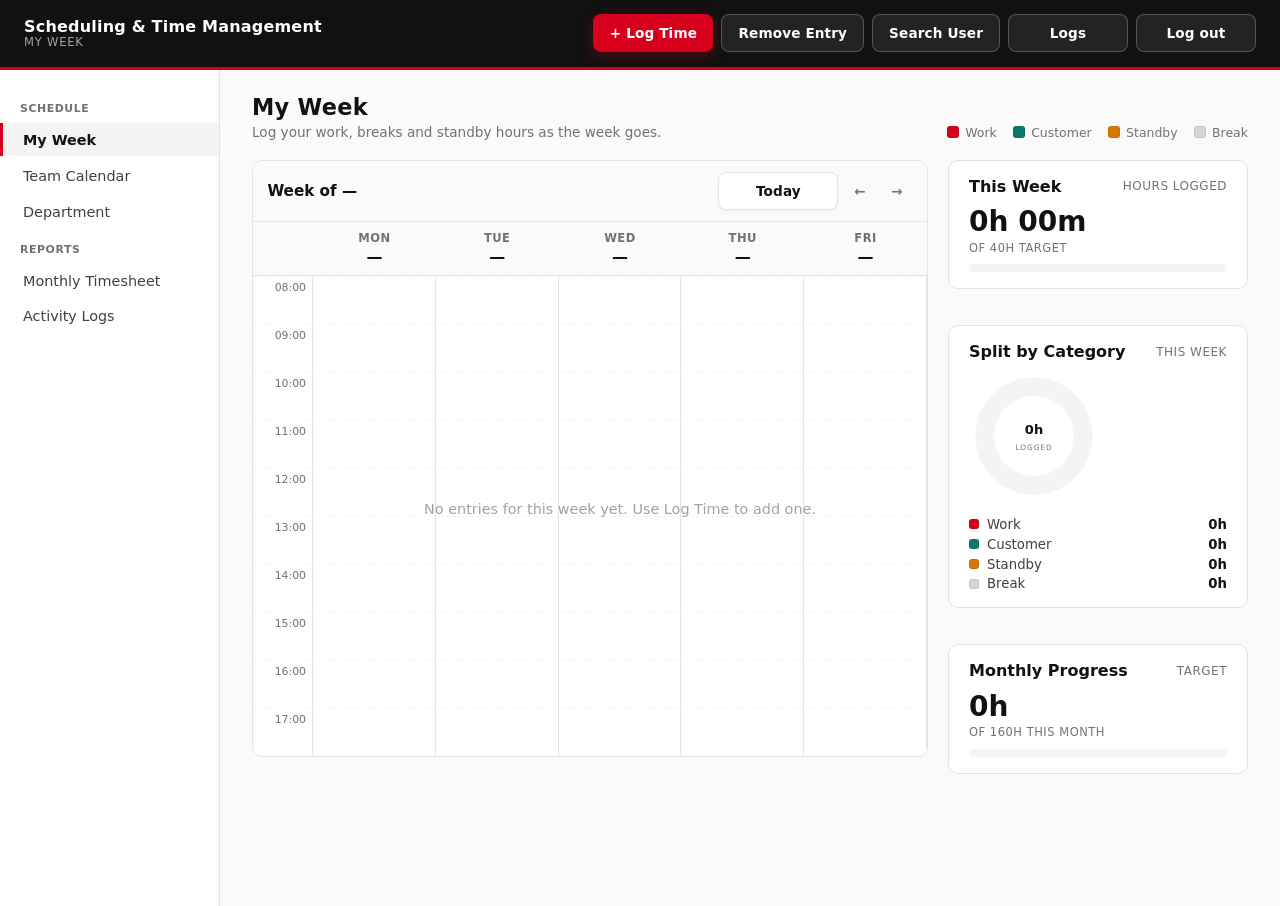
<file: index.html>
﻿<!DOCTYPE html>
<html lang="en">
<head>
    <meta charset="UTF-8">
    <meta name="viewport" content="width=device-width, initial-scale=1.0">
    <title>My Week — Scheduling and Time Management</title>
    <link rel="stylesheet" href="style.css">
</head>
<body>
    <header class="app-header">
        <div class="header-left">
            <span class="brand-text">
                <span class="brand">Scheduling &amp; Time Management</span>
                <span class="header-sub">My Week</span>
            </span>
        </div>
        <div class="header-actions">
            <button id="btn-add" class="btn btn-primary" type="button">+ Log Time</button>
            <button id="btn-remove" class="btn btn-outline" type="button">Remove Entry</button>
            <button id="btn-search" class="btn btn-outline" type="button">Search User</button>
            <a href="logs.html" class="btn btn-outline">Logs</a>
            <form method="post" action="/auth/auth.php" class="logout-form" style="margin:0;">
                <input type="hidden" name="action" value="logout">
                <button type="submit" class="btn btn-outline">Log out</button>
            </form>
        </div>
    </header>

    <div class="app-shell">
        <nav class="sidebar" aria-label="Primary">
            <span class="sidebar-group-label">Schedule</span>
            <a class="nav-link active" href="index.html">My Week</a>
            <a class="nav-link" href="team.html">Team Calendar</a>
            <a class="nav-link" href="department.html">Department</a>
            <span class="sidebar-group-label">Reports</span>
            <a class="nav-link" href="timesheet.html">Monthly Timesheet</a>
            <a class="nav-link" href="logs.html">Activity Logs</a>
        </nav>

        <main class="content">
            <div class="page-head">
                <div class="page-title">
                    <h1>My Week</h1>
                    <p class="page-sub">Log your work, breaks and standby hours as the week goes.</p>
                </div>
                <div class="page-tools legend" aria-label="Entry types">
                    <span class="legend-item"><span class="swatch work"></span>Work</span>
                    <span class="legend-item"><span class="swatch customer"></span>Customer</span>
                    <span class="legend-item"><span class="swatch standby"></span>Standby</span>
                    <span class="legend-item"><span class="swatch break"></span>Break</span>
                </div>
            </div>

            <div class="week-layout">
                <section class="week-grid-wrap" aria-label="Weekly calendar">
                    <div class="week-toolbar">
                        <div class="week-range">Week of —</div>
                        <div class="week-nav">
                            <button class="btn btn-outline" type="button">Today</button>
                            <button class="btn btn-ghost" type="button" aria-label="Previous week">&larr;</button>
                            <button class="btn btn-ghost" type="button" aria-label="Next week">&rarr;</button>
                        </div>
                    </div>

                    <div class="week-grid" role="grid">
                        <div class="wg-head" aria-hidden="true"></div>
                        <div class="wg-head"><span>Mon</span><span class="d-num">—</span></div>
                        <div class="wg-head"><span>Tue</span><span class="d-num">—</span></div>
                        <div class="wg-head"><span>Wed</span><span class="d-num">—</span></div>
                        <div class="wg-head"><span>Thu</span><span class="d-num">—</span></div>
                        <div class="wg-head"><span>Fri</span><span class="d-num">—</span></div>

                        <!-- Hour rows: 08:00 to 18:00 -->
                        <div class="wg-hour">08:00</div>
                        <div class="wg-cell"></div><div class="wg-cell"></div><div class="wg-cell"></div><div class="wg-cell"></div><div class="wg-cell"></div>

                        <div class="wg-hour">09:00</div>
                        <div class="wg-cell"></div><div class="wg-cell"></div><div class="wg-cell"></div><div class="wg-cell"></div><div class="wg-cell"></div>

                        <div class="wg-hour">10:00</div>
                        <div class="wg-cell"></div><div class="wg-cell"></div><div class="wg-cell"></div><div class="wg-cell"></div><div class="wg-cell"></div>

                        <div class="wg-hour">11:00</div>
                        <div class="wg-cell"></div><div class="wg-cell"></div><div class="wg-cell"></div><div class="wg-cell"></div><div class="wg-cell"></div>

                        <div class="wg-hour">12:00</div>
                        <div class="wg-cell"></div><div class="wg-cell"></div><div class="wg-cell"></div><div class="wg-cell"></div><div class="wg-cell"></div>

                        <div class="wg-hour">13:00</div>
                        <div class="wg-cell"></div><div class="wg-cell"></div><div class="wg-cell"></div><div class="wg-cell"></div><div class="wg-cell"></div>

                        <div class="wg-hour">14:00</div>
                        <div class="wg-cell"></div><div class="wg-cell"></div><div class="wg-cell"></div><div class="wg-cell"></div><div class="wg-cell"></div>

                        <div class="wg-hour">15:00</div>
                        <div class="wg-cell"></div><div class="wg-cell"></div><div class="wg-cell"></div><div class="wg-cell"></div><div class="wg-cell"></div>

                        <div class="wg-hour">16:00</div>
                        <div class="wg-cell"></div><div class="wg-cell"></div><div class="wg-cell"></div><div class="wg-cell"></div><div class="wg-cell"></div>

                        <div class="wg-hour">17:00</div>
                        <div class="wg-cell"></div><div class="wg-cell"></div><div class="wg-cell"></div><div class="wg-cell"></div><div class="wg-cell"></div>

                        <div class="empty-grid-overlay">No entries for this week yet. Use Log Time to add one.</div>
                    </div>
                </section>

                <aside class="side-panel" aria-label="Weekly summary">
                    <div class="panel">
                        <div class="panel-head">
                            <h2>This Week</h2>
                            <span class="panel-sub">Hours logged</span>
                        </div>
                        <div class="stat-number">0h 00m</div>
                        <div class="stat-label">of 40h target</div>
                        <div class="progress" style="margin-top:.6rem;"><div style="width:0%"></div></div>
                    </div>

                    <div class="panel">
                        <div class="panel-head">
                            <h2>Split by Category</h2>
                            <span class="panel-sub">This week</span>
                        </div>
                        <div class="pie-wrap">
                            <svg class="pie" viewBox="0 0 42 42" role="img" aria-label="Weekly category split, no entries yet">
                                <!-- Background ring (empty state) -->
                                <circle cx="21" cy="21" r="15.9155" fill="transparent"
                                        stroke="var(--grey-100)" stroke-width="6"></circle>
                                <!--
                                    When data arrives, replace with one <circle> per category:
                                      stroke=<category colour>, stroke-width=6,
                                      stroke-dasharray="<slice> <100-slice>",
                                      stroke-dashoffset="<running offset>",
                                      transform="rotate(-90 21 21)"
                                -->
                                <text x="21" y="20.5" text-anchor="middle"
                                      font-size="4.2" font-weight="700" fill="var(--black)">0h</text>
                                <text x="21" y="25.5" text-anchor="middle"
                                      font-size="2.4" fill="var(--grey-500)" letter-spacing=".3">LOGGED</text>
                            </svg>
                            <ul class="pie-legend">
                                <li><span class="k"><span class="swatch work"></span>Work</span><span class="v">0h</span></li>
                                <li><span class="k"><span class="swatch customer"></span>Customer</span><span class="v">0h</span></li>
                                <li><span class="k"><span class="swatch standby"></span>Standby</span><span class="v">0h</span></li>
                                <li><span class="k"><span class="swatch break"></span>Break</span><span class="v">0h</span></li>
                            </ul>
                        </div>
                    </div>

                    <div class="panel">
                        <div class="panel-head">
                            <h2>Monthly Progress</h2>
                            <span class="panel-sub">Target</span>
                        </div>
                        <div class="stat-number">0h</div>
                        <div class="stat-label">of 160h this month</div>
                        <div class="progress" style="margin-top:.6rem;"><div style="width:0%"></div></div>
                    </div>
                </aside>
            </div>
        </main>
    </div>

    <!-- Log Time modal (hidden by default) -->
    <div id="log-modal" class="modal-backdrop hidden" role="dialog" aria-modal="true" aria-labelledby="log-modal-title">
        <div class="modal">
            <div class="modal-head">
                <h2 id="log-modal-title">Log Time</h2>
                <button class="btn-close" type="button" aria-label="Close" data-close>&times;</button>
            </div>
            <form class="form-grid" autocomplete="off" onsubmit="event.preventDefault();">
                <div class="form-row">
                    <label for="f-date">Date</label>
                    <input id="f-date" class="input" type="date">
                </div>
                <div class="form-row">
                    <label for="f-type">Type</label>
                    <select id="f-type" class="select">
                        <option value="work">Work</option>
                        <option value="customer">Customer</option>
                        <option value="standby">Standby</option>
                        <option value="break">Break</option>
                        <option value="leave">Leave</option>
                    </select>
                </div>
                <div class="form-row">
                    <label for="f-start">Start</label>
                    <input id="f-start" class="input" type="time">
                </div>
                <div class="form-row">
                    <label for="f-end">End</label>
                    <input id="f-end" class="input" type="time">
                </div>
                <div class="form-row full">
                    <label for="f-project">Project or Task</label>
                    <input id="f-project" class="input" type="text" placeholder="e.g. Internal review, release prep">
                </div>
                <div class="form-row full">
                    <label for="f-customer">Customer (optional)</label>
                    <select id="f-customer" class="select">
                        <option value="">— None —</option>
                    </select>
                </div>
                <div class="form-row full">
                    <label for="f-notes">Notes</label>
                    <textarea id="f-notes" rows="2" placeholder="Short description of what was done"></textarea>
                </div>
                <div class="form-actions full">
                    <button type="button" class="btn btn-outline" data-close>Cancel</button>
                    <button type="submit" class="btn btn-primary">Save Entry</button>
                </div>
            </form>
        </div>
    </div>

    <script>
        (function () {
            var modal = document.getElementById('log-modal');
            var open  = document.getElementById('btn-add');
            if (open && modal) {
                open.addEventListener('click', function () { modal.classList.remove('hidden'); });
                modal.addEventListener('click', function (e) {
                    if (e.target === modal || e.target.hasAttribute('data-close')) modal.classList.add('hidden');
                });
                document.addEventListener('keydown', function (e) {
                    if (e.key === 'Escape') modal.classList.add('hidden');
                });
            }
        })();
    </script>
</body>
</html>
</file>
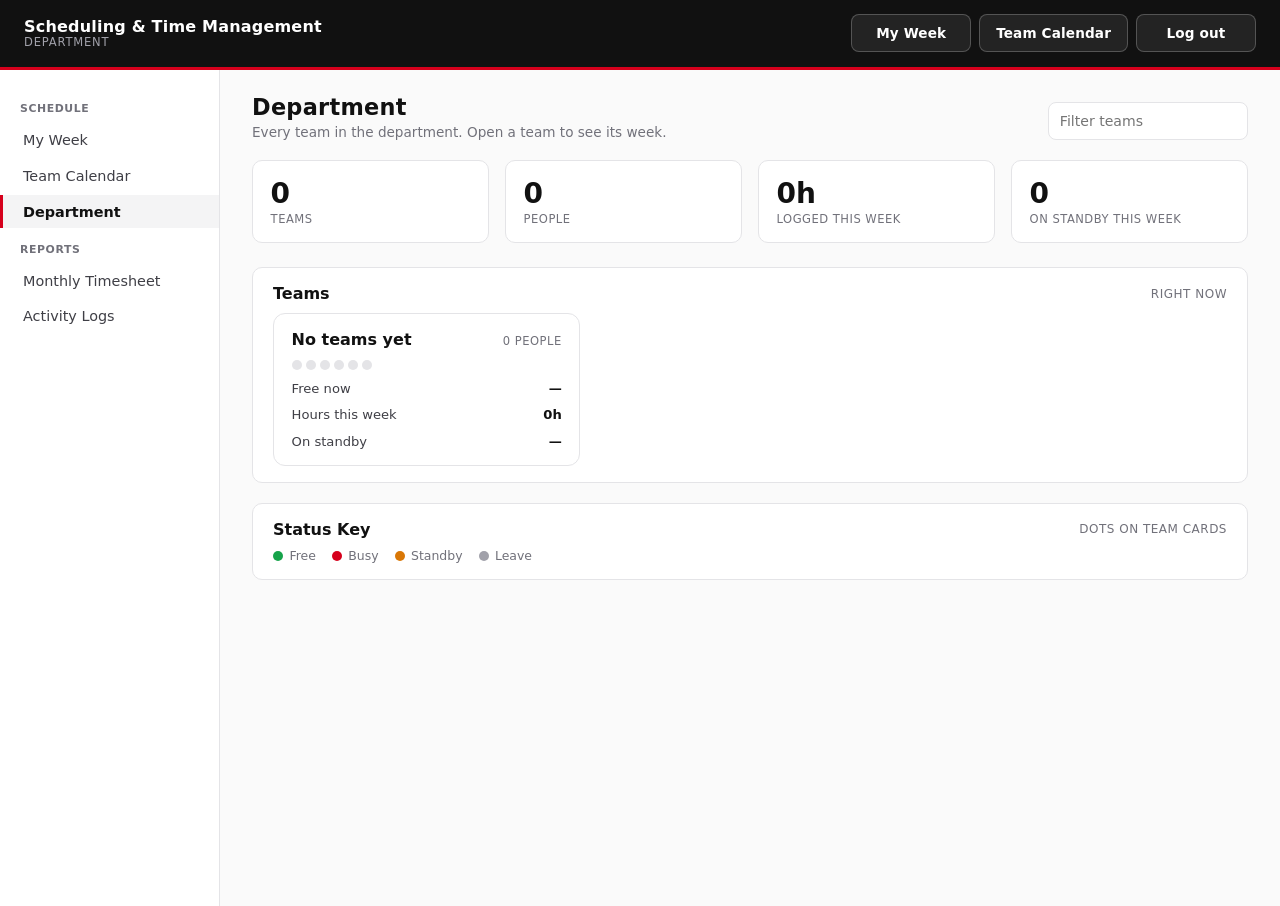
<file: department.html>
<!DOCTYPE html>
<html lang="en">
<head>
    <meta charset="UTF-8">
    <meta name="viewport" content="width=device-width, initial-scale=1.0">
    <title>Department — Scheduling and Time Management</title>
    <link rel="stylesheet" href="style.css">
</head>
<body>
    <header class="app-header">
        <div class="header-left">
            <span class="brand-text">
                <span class="brand">Scheduling &amp; Time Management</span>
                <span class="header-sub">Department</span>
            </span>
        </div>
        <div class="header-actions">
            <a href="index.html" class="btn btn-outline">My Week</a>
            <a href="team.html" class="btn btn-outline">Team Calendar</a>
            <form method="post" action="/auth/auth.php" class="logout-form" style="margin:0;">
                <input type="hidden" name="action" value="logout">
                <button type="submit" class="btn btn-outline">Log out</button>
            </form>
        </div>
    </header>

    <div class="app-shell">
        <nav class="sidebar" aria-label="Primary">
            <span class="sidebar-group-label">Schedule</span>
            <a class="nav-link" href="index.html">My Week</a>
            <a class="nav-link" href="team.html">Team Calendar</a>
            <a class="nav-link active" href="department.html">Department</a>
            <span class="sidebar-group-label">Reports</span>
            <a class="nav-link" href="timesheet.html">Monthly Timesheet</a>
            <a class="nav-link" href="logs.html">Activity Logs</a>
        </nav>

        <main class="content">
            <div class="page-head">
                <div class="page-title">
                    <h1>Department</h1>
                    <p class="page-sub">Every team in the department. Open a team to see its week.</p>
                </div>
                <div class="page-tools">
                    <input class="input" type="search" placeholder="Filter teams" aria-label="Filter teams">
                </div>
            </div>

            <section class="kpi-grid" aria-label="Department summary">
                <div class="stat-card"><div class="stat-number">0</div><div class="stat-label">Teams</div></div>
                <div class="stat-card"><div class="stat-number">0</div><div class="stat-label">People</div></div>
                <div class="stat-card"><div class="stat-number">0h</div><div class="stat-label">Logged this week</div></div>
                <div class="stat-card"><div class="stat-number">0</div><div class="stat-label">On standby this week</div></div>
            </section>

            <section class="panel">
                <div class="panel-head">
                    <h2>Teams</h2>
                    <span class="panel-sub">Right now</span>
                </div>
                <div class="dept-grid">
                    <!-- Empty state card; real cards follow this shape -->
                    <div class="team-card" aria-disabled="true" style="cursor:default;">
                        <div class="tc-head">
                            <span class="tc-name">No teams yet</span>
                            <span class="tc-size">0 people</span>
                        </div>
                        <div class="dot-row" aria-hidden="true">
                            <span class="dot"></span><span class="dot"></span><span class="dot"></span>
                            <span class="dot"></span><span class="dot"></span><span class="dot"></span>
                        </div>
                        <div class="tc-metric"><span>Free now</span><b>—</b></div>
                        <div class="tc-metric"><span>Hours this week</span><b>0h</b></div>
                        <div class="tc-metric"><span>On standby</span><b>—</b></div>
                    </div>
                </div>
            </section>

            <section class="panel">
                <div class="panel-head">
                    <h2>Status Key</h2>
                    <span class="panel-sub">Dots on team cards</span>
                </div>
                <div class="legend">
                    <span class="legend-item"><span class="dot free"></span>Free</span>
                    <span class="legend-item"><span class="dot busy"></span>Busy</span>
                    <span class="legend-item"><span class="dot standby"></span>Standby</span>
                    <span class="legend-item"><span class="dot leave"></span>Leave</span>
                </div>
            </section>
        </main>
    </div>
</body>
</html>
</file>
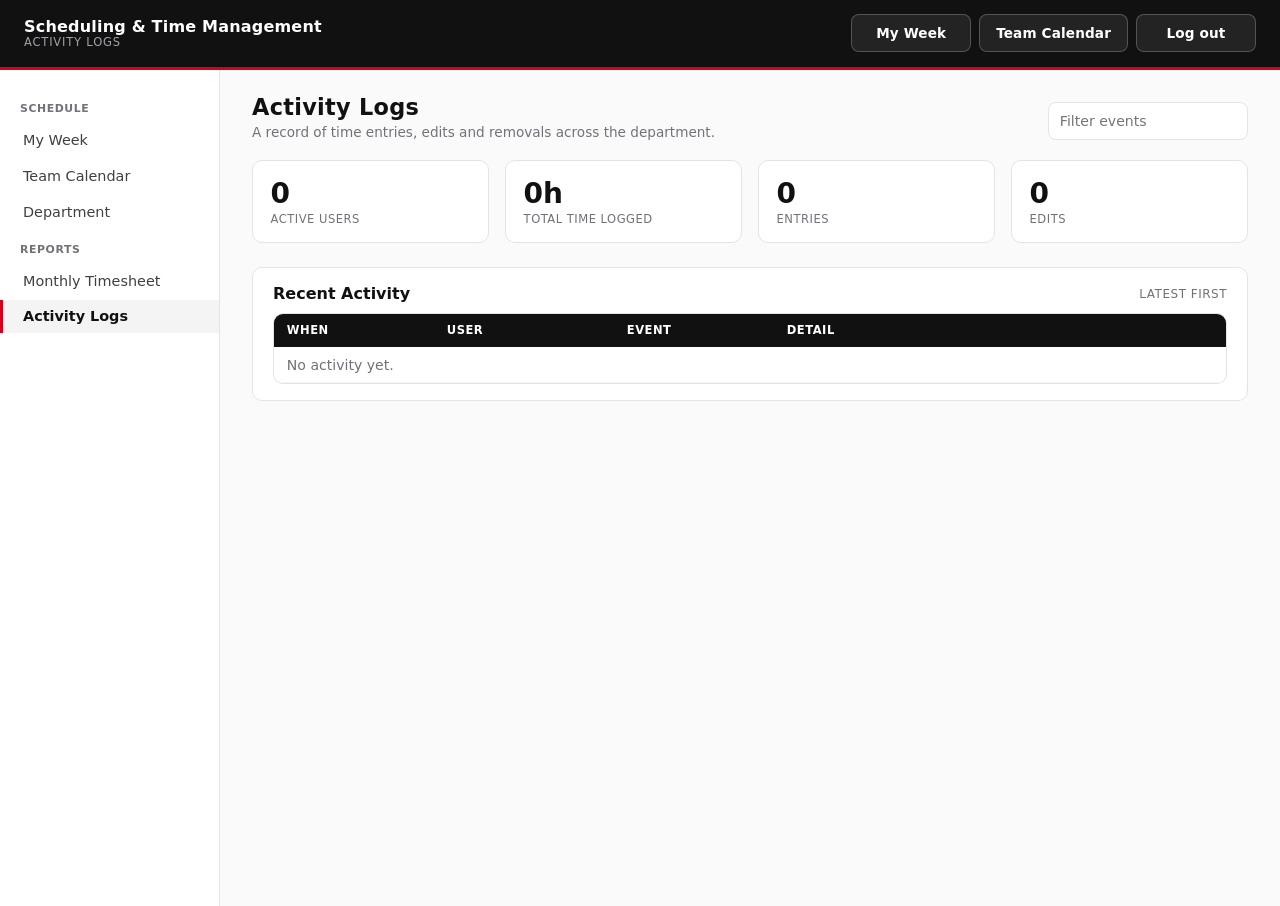
<file: logs.html>
<!DOCTYPE html>
<html lang="en">
<head>
    <meta charset="UTF-8">
    <meta name="viewport" content="width=device-width, initial-scale=1.0">
    <title>Activity Logs — Scheduling and Time Management</title>
    <link rel="stylesheet" href="style.css">
</head>
<body>
    <header class="app-header">
        <div class="header-left">
            <span class="brand-text">
                <span class="brand">Scheduling &amp; Time Management</span>
                <span class="header-sub">Activity Logs</span>
            </span>
        </div>
        <div class="header-actions">
            <a href="index.html" class="btn btn-outline">My Week</a>
            <a href="team.html" class="btn btn-outline">Team Calendar</a>
            <form method="post" action="/auth/auth.php" class="logout-form" style="margin:0;">
                <input type="hidden" name="action" value="logout">
                <button type="submit" class="btn btn-outline">Log out</button>
            </form>
        </div>
    </header>

    <div class="app-shell">
        <nav class="sidebar" aria-label="Primary">
            <span class="sidebar-group-label">Schedule</span>
            <a class="nav-link" href="index.html">My Week</a>
            <a class="nav-link" href="team.html">Team Calendar</a>
            <a class="nav-link" href="department.html">Department</a>
            <span class="sidebar-group-label">Reports</span>
            <a class="nav-link" href="timesheet.html">Monthly Timesheet</a>
            <a class="nav-link active" href="logs.html">Activity Logs</a>
        </nav>

        <main class="content">
            <div class="page-head">
                <div class="page-title">
                    <h1>Activity Logs</h1>
                    <p class="page-sub">A record of time entries, edits and removals across the department.</p>
                </div>
                <div class="page-tools">
                    <input class="input" type="search" id="log-search" placeholder="Filter events" aria-label="Filter events">
                </div>
            </div>

            <section class="kpi-grid">
                <div class="stat-card"><div class="stat-number">0</div><div class="stat-label">Active users</div></div>
                <div class="stat-card"><div class="stat-number">0h</div><div class="stat-label">Total time logged</div></div>
                <div class="stat-card"><div class="stat-number">0</div><div class="stat-label">Entries</div></div>
                <div class="stat-card"><div class="stat-number">0</div><div class="stat-label">Edits</div></div>
            </section>

            <section class="panel">
                <div class="panel-head">
                    <h2>Recent Activity</h2>
                    <span class="panel-sub">Latest first</span>
                </div>
                <div class="table-wrapper">
                    <table class="ts">
                        <thead>
                            <tr><th style="width:160px;">When</th><th style="width:180px;">User</th><th style="width:160px;">Event</th><th>Detail</th></tr>
                        </thead>
                        <tbody>
                            <tr><td colspan="4" class="muted">No activity yet.</td></tr>
                        </tbody>
                    </table>
                </div>
            </section>
        </main>
    </div>
</body>
</html>
</file>
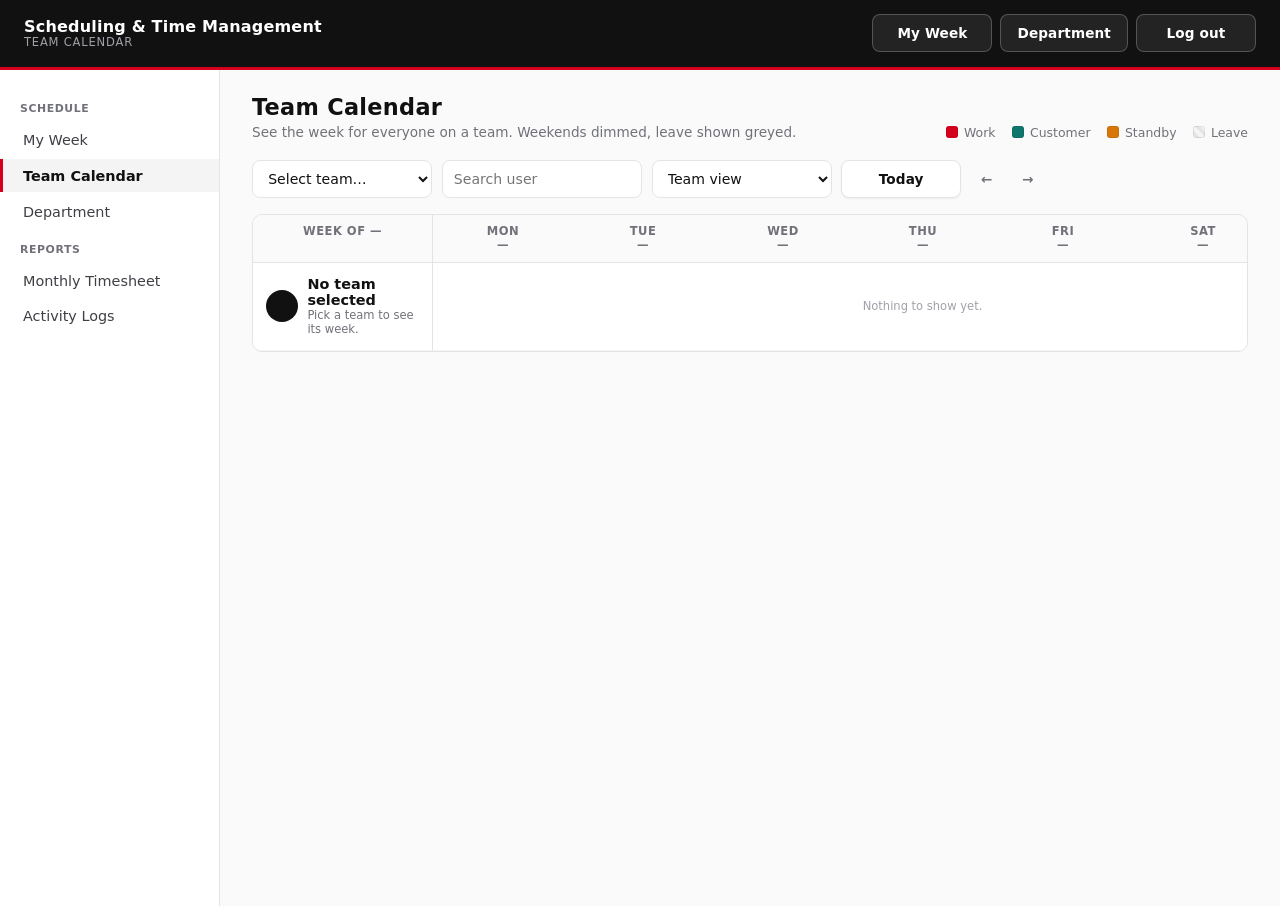
<file: team.html>
<!DOCTYPE html>
<html lang="en">
<head>
    <meta charset="UTF-8">
    <meta name="viewport" content="width=device-width, initial-scale=1.0">
    <title>Team Calendar — Scheduling and Time Management</title>
    <link rel="stylesheet" href="style.css">
</head>
<body>
    <header class="app-header">
        <div class="header-left">
            <span class="brand-text">
                <span class="brand">Scheduling &amp; Time Management</span>
                <span class="header-sub">Team Calendar</span>
            </span>
        </div>
        <div class="header-actions">
            <a href="index.html" class="btn btn-outline">My Week</a>
            <a href="department.html" class="btn btn-outline">Department</a>
            <form method="post" action="/auth/auth.php" class="logout-form" style="margin:0;">
                <input type="hidden" name="action" value="logout">
                <button type="submit" class="btn btn-outline">Log out</button>
            </form>
        </div>
    </header>

    <div class="app-shell">
        <nav class="sidebar" aria-label="Primary">
            <span class="sidebar-group-label">Schedule</span>
            <a class="nav-link" href="index.html">My Week</a>
            <a class="nav-link active" href="team.html">Team Calendar</a>
            <a class="nav-link" href="department.html">Department</a>
            <span class="sidebar-group-label">Reports</span>
            <a class="nav-link" href="timesheet.html">Monthly Timesheet</a>
            <a class="nav-link" href="logs.html">Activity Logs</a>
        </nav>

        <main class="content">
            <div class="page-head">
                <div class="page-title">
                    <h1>Team Calendar</h1>
                    <p class="page-sub">See the week for everyone on a team. Weekends dimmed, leave shown greyed.</p>
                </div>
                <div class="page-tools legend">
                    <span class="legend-item"><span class="swatch work"></span>Work</span>
                    <span class="legend-item"><span class="swatch customer"></span>Customer</span>
                    <span class="legend-item"><span class="swatch standby"></span>Standby</span>
                    <span class="legend-item"><span class="swatch leave"></span>Leave</span>
                </div>
            </div>

            <div class="team-toolbar">
                <select class="select" aria-label="Select team">
                    <option>Select team…</option>
                </select>
                <input class="input" type="search" placeholder="Search user" aria-label="Search user">
                <select class="select" aria-label="Scope">
                    <option>Team view</option>
                    <option>Individual view</option>
                </select>
                <button class="btn btn-outline" type="button">Today</button>
                <button class="btn btn-ghost" type="button" aria-label="Previous week">&larr;</button>
                <button class="btn btn-ghost" type="button" aria-label="Next week">&rarr;</button>
            </div>

            <section class="team-grid-wrap">
                <div class="team-grid">
                    <div class="tg-head sticky-left" aria-hidden="true">Week of —</div>
                    <div class="tg-head"><span>Mon</span><br><span class="d-num">—</span></div>
                    <div class="tg-head"><span>Tue</span><br><span class="d-num">—</span></div>
                    <div class="tg-head"><span>Wed</span><br><span class="d-num">—</span></div>
                    <div class="tg-head"><span>Thu</span><br><span class="d-num">—</span></div>
                    <div class="tg-head"><span>Fri</span><br><span class="d-num">—</span></div>
                    <div class="tg-head"><span>Sat</span><br><span class="d-num">—</span></div>
                    <div class="tg-head"><span>Sun</span><br><span class="d-num">—</span></div>

                    <!-- Empty-state row spans all day columns -->
                    <div class="tg-user">
                        <span class="avatar" aria-hidden="true">&nbsp;</span>
                        <div>
                            <div class="u-name">No team selected</div>
                            <div class="u-sub">Pick a team to see its week.</div>
                        </div>
                    </div>
                    <div class="tg-cell" style="grid-column: span 7;">
                        <div class="cell-empty">Nothing to show yet.</div>
                    </div>
                </div>
            </section>
        </main>
    </div>
</body>
</html>
</file>
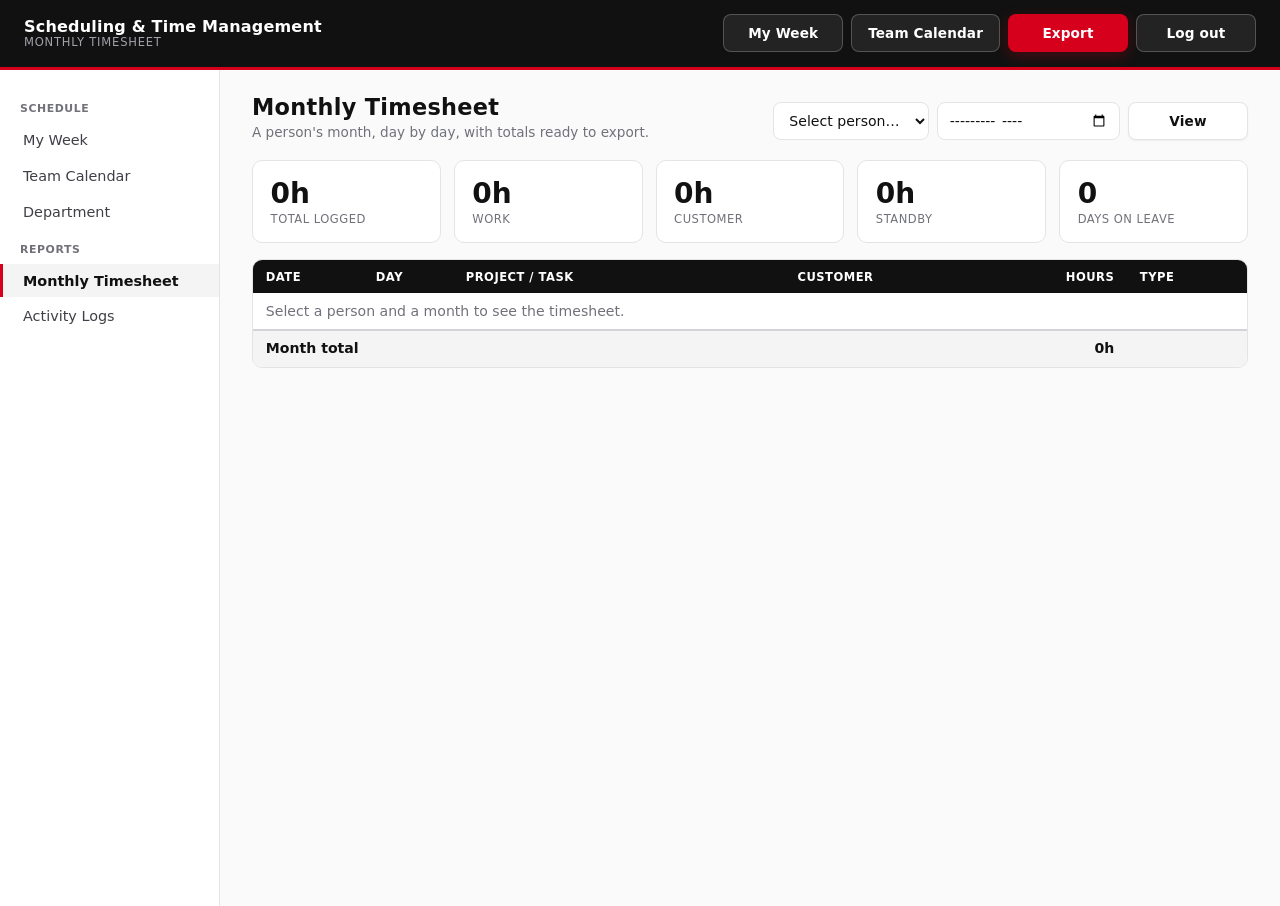
<file: timesheet.html>
<!DOCTYPE html>
<html lang="en">
<head>
    <meta charset="UTF-8">
    <meta name="viewport" content="width=device-width, initial-scale=1.0">
    <title>Monthly Timesheet — Scheduling and Time Management</title>
    <link rel="stylesheet" href="style.css">
</head>
<body>
    <header class="app-header">
        <div class="header-left">
            <span class="brand-text">
                <span class="brand">Scheduling &amp; Time Management</span>
                <span class="header-sub">Monthly Timesheet</span>
            </span>
        </div>
        <div class="header-actions">
            <a href="index.html" class="btn btn-outline">My Week</a>
            <a href="team.html" class="btn btn-outline">Team Calendar</a>
            <button class="btn btn-primary" type="button">Export</button>
            <form method="post" action="/auth/auth.php" class="logout-form" style="margin:0;">
                <input type="hidden" name="action" value="logout">
                <button type="submit" class="btn btn-outline">Log out</button>
            </form>
        </div>
    </header>

    <div class="app-shell">
        <nav class="sidebar" aria-label="Primary">
            <span class="sidebar-group-label">Schedule</span>
            <a class="nav-link" href="index.html">My Week</a>
            <a class="nav-link" href="team.html">Team Calendar</a>
            <a class="nav-link" href="department.html">Department</a>
            <span class="sidebar-group-label">Reports</span>
            <a class="nav-link active" href="timesheet.html">Monthly Timesheet</a>
            <a class="nav-link" href="logs.html">Activity Logs</a>
        </nav>

        <main class="content">
            <div class="page-head">
                <div class="page-title">
                    <h1>Monthly Timesheet</h1>
                    <p class="page-sub">A person's month, day by day, with totals ready to export.</p>
                </div>
                <div class="page-tools">
                    <select class="select" aria-label="Person">
                        <option>Select person…</option>
                    </select>
                    <input class="input" type="month" aria-label="Month">
                    <button class="btn btn-outline" type="button">View</button>
                </div>
            </div>

            <section class="ts-summary" aria-label="Month summary">
                <div class="stat-card"><div class="stat-number">0h</div><div class="stat-label">Total logged</div></div>
                <div class="stat-card"><div class="stat-number">0h</div><div class="stat-label">Work</div></div>
                <div class="stat-card"><div class="stat-number">0h</div><div class="stat-label">Customer</div></div>
                <div class="stat-card"><div class="stat-number">0h</div><div class="stat-label">Standby</div></div>
                <div class="stat-card"><div class="stat-number">0</div><div class="stat-label">Days on leave</div></div>
            </section>

            <div class="table-wrapper">
                <table class="ts">
                    <thead>
                        <tr>
                            <th style="width:110px;">Date</th>
                            <th style="width:90px;">Day</th>
                            <th>Project / Task</th>
                            <th>Customer</th>
                            <th class="num" style="width:90px;">Hours</th>
                            <th style="width:120px;">Type</th>
                        </tr>
                    </thead>
                    <tbody>
                        <tr><td colspan="6" class="muted">Select a person and a month to see the timesheet.</td></tr>
                    </tbody>
                    <tfoot>
                        <tr>
                            <td colspan="4">Month total</td>
                            <td class="num">0h</td>
                            <td></td>
                        </tr>
                    </tfoot>
                </table>
            </div>
        </main>
    </div>
</body>
</html>
</file>
<file: style.css>
:root {
    --black: #111111;
    --white: #ffffff;
    --red: #d6001c;
    --red-dark: #a80016;
    --grey-50:  #fafafa;
    --grey-100: #f4f4f5;
    --grey-200: #e4e4e7;
    --grey-300: #d4d4d8;
    --grey-400: #a1a1aa;
    --grey-500: #71717a;
    --grey-700: #3f3f46;
    --green: #16a34a;
    --teal: #0f766e;
    --amber: #d97706;
    --sidebar-w: 220px;
}
* { box-sizing: border-box; }
html, body { height: 100%; }
body {
    margin: 0;
    font-family: system-ui, -apple-system, "Segoe UI", Roboto, sans-serif;
    color: var(--black);
    background: var(--grey-50);
}
a { color: inherit; }
.hidden { display: none !important; }
.muted { color: var(--grey-500); text-align: center; padding: 1.5rem; font-size: .9rem; }

/* ---------- Header ---------- */
.app-header {
    display: flex; justify-content: space-between; align-items: center;
    padding: .9rem 1.5rem; border-bottom: 3px solid var(--red); background: var(--black);
}
.header-left { display: flex; align-items: center; gap: .75rem; min-width: 0; }
.brand-mark {
    width: 36px; height: 36px; border-radius: 8px;
    background: var(--red); color: var(--white);
    display: inline-flex; align-items: center; justify-content: center;
    font-weight: 800; font-size: .85rem; letter-spacing: .5px;
    box-shadow: 0 1px 2px rgba(0,0,0,.4);
}
.brand-text { display: flex; flex-direction: column; line-height: 1.15; min-width: 0; }
.brand { font-size: 1rem; font-weight: 700; color: var(--white); letter-spacing: .2px; white-space: nowrap; }
.header-sub { color: var(--grey-400); font-size: .72rem; text-transform: uppercase; letter-spacing: .8px; white-space: nowrap; }
.header-actions { display: flex; gap: .5rem; flex-wrap: wrap; align-items: center; }

/* ---------- Buttons ---------- */
.btn {
    min-width: 120px; text-align: center;
    display: inline-flex; align-items: center; justify-content: center; gap: .4em;
    border: 0; border-radius: 8px; padding: 0 16px; min-height: 38px;
    font-family: inherit; font-size: .85rem; font-weight: 600; letter-spacing: .01em;
    cursor: pointer; text-decoration: none; color: var(--black); background: var(--white);
    transition: transform .14s cubic-bezier(.2,.7,.3,1), box-shadow .14s ease, background .14s ease, border-color .14s ease, color .14s ease;
}
.btn:focus-visible { outline: 2px solid var(--red); outline-offset: 2px; }

.btn-primary {
    background: var(--red); color: var(--white);
    box-shadow: 0 1px 2px rgba(17,17,17,.25), 0 4px 14px rgba(214,0,28,.30);
}
.btn-primary:hover { transform: translateY(-1px); box-shadow: 0 2px 4px rgba(17,17,17,.22), 0 9px 24px rgba(214,0,28,.46); }
.btn-primary:active { transform: translateY(0); }

.btn-outline { background: var(--white); color: var(--black); border: 1px solid var(--grey-200); box-shadow: 0 1px 2px rgba(17,17,17,.05); }
.btn-outline:hover { background: var(--grey-100); border-color: var(--grey-300); transform: translateY(-1px); }
.btn-outline:active { transform: translateY(0); background: #eeeef0; }

.btn-ghost { background: transparent; color: var(--grey-500); min-width: 0; padding: 0 10px; }
.btn-ghost:hover { background: var(--grey-100); color: var(--black); }

.app-header .btn-outline { background: rgba(255,255,255,.08); color: var(--white); border-color: rgba(255,255,255,.22); box-shadow: none; }
.app-header .btn-outline:hover { background: rgba(255,255,255,.16); border-color: rgba(255,255,255,.45); }

@media (prefers-reduced-motion: reduce) {
    .btn { transition: none; }
    .btn:hover, .btn-primary:hover, .btn-outline:hover { transform: none; }
}

/* ---------- Layout: sidebar + main ---------- */
.app-shell { display: grid; grid-template-columns: var(--sidebar-w) 1fr; min-height: calc(100vh - 64px); }
.sidebar {
    background: var(--white); border-right: 1px solid var(--grey-200);
    padding: 1.25rem 0; display: flex; flex-direction: column; gap: .15rem;
}
.sidebar-group-label {
    font-size: .68rem; font-weight: 700; color: var(--grey-500);
    text-transform: uppercase; letter-spacing: .6px;
    padding: .75rem 1.25rem .35rem;
}
.sidebar a.nav-link {
    display: flex; align-items: center; gap: .6rem;
    padding: .55rem 1.25rem; text-decoration: none; color: var(--grey-700);
    font-size: .9rem; font-weight: 500;
    border-left: 3px solid transparent;
}
.sidebar a.nav-link:hover { background: var(--grey-100); color: var(--black); }
.sidebar a.nav-link.active {
    color: var(--black); font-weight: 700; background: var(--grey-100);
    border-left-color: var(--red);
}

main.content { padding: 1.5rem 2rem; min-width: 0; }
.page-head { display: flex; justify-content: space-between; align-items: flex-end; gap: 1rem; flex-wrap: wrap; margin-bottom: 1.25rem; }
.page-title h1 { margin: 0; font-size: 1.4rem; letter-spacing: .3px; }
.page-sub { margin: .25rem 0 0; color: var(--grey-500); font-size: .85rem; }
.page-tools { display: flex; align-items: center; gap: .5rem; flex-wrap: wrap; }

/* ---------- Panels & tiles ---------- */
.panel { border: 1px solid var(--grey-200); border-radius: 10px; padding: 1rem 1.25rem; margin-bottom: 1.25rem; background: var(--white); }
.panel-head { display: flex; justify-content: space-between; align-items: center; gap: 1rem; flex-wrap: wrap; margin-bottom: .6rem; }
.panel-head h2 { margin: 0; font-size: 1rem; }
.panel-sub { color: var(--grey-500); font-size: .75rem; text-transform: uppercase; letter-spacing: .5px; }

.stat-card { border: 1px solid var(--grey-200); border-radius: 10px; padding: 1rem 1.1rem; background: var(--white); }
.stat-number { font-size: 1.75rem; font-weight: 800; color: var(--black); }
.stat-label { font-size: .72rem; color: var(--grey-500); text-transform: uppercase; letter-spacing: .5px; margin-top: .15rem; }

/* ---------- Form controls ---------- */
.input, .select, textarea {
    padding: .5rem .7rem; border: 1px solid var(--grey-200); border-radius: 8px;
    font-size: .88rem; font-family: inherit; background: var(--white); color: var(--black);
    min-height: 38px;
}
.input:focus, .select:focus, textarea:focus { outline: 2px solid var(--red); border-color: var(--red); }

/* ---------- Legend ---------- */
.legend { display: flex; gap: 1rem; flex-wrap: wrap; align-items: center; font-size: .78rem; color: var(--grey-500); }
.legend-item { display: inline-flex; align-items: center; gap: .4rem; }
.swatch { width: 12px; height: 12px; border-radius: 3px; display: inline-block; border: 1px solid rgba(0,0,0,.08); }
.swatch.work     { background: var(--red); }
.swatch.customer { background: var(--teal); }
.swatch.standby  { background: var(--amber); }
.swatch.break    { background: var(--grey-300); }
.swatch.leave    { background: repeating-linear-gradient(45deg, var(--grey-200), var(--grey-200) 4px, var(--grey-100) 4px, var(--grey-100) 8px); }

/* ========== WEEK CALENDAR (My week) ========== */
.week-layout { display: grid; grid-template-columns: 1fr 300px; gap: 1.25rem; align-items: flex-start; }
@media (max-width: 1100px) { .week-layout { grid-template-columns: 1fr; } }

.week-grid-wrap { border: 1px solid var(--grey-200); border-radius: 10px; background: var(--white); overflow: hidden; }
.week-toolbar {
    display: flex; justify-content: space-between; align-items: center; gap: .75rem;
    padding: .7rem .9rem; border-bottom: 1px solid var(--grey-200); background: var(--grey-50);
}
.week-range { font-weight: 700; font-size: .95rem; }
.week-nav { display: flex; gap: .35rem; }

.week-grid { display: grid; grid-template-columns: 60px repeat(5, 1fr); position: relative; }
.wg-head {
    padding: .55rem .5rem .55rem; text-align: center;
    font-size: .72rem; font-weight: 700; color: var(--grey-500);
    text-transform: uppercase; letter-spacing: .5px;
    border-bottom: 1px solid var(--grey-200); background: var(--grey-50);
}
.wg-head .d-num { display: block; margin-top: 2px; font-size: 1rem; color: var(--black); font-weight: 800; letter-spacing: 0; }
.wg-head.today { color: var(--red); }
.wg-head.today .d-num { color: var(--red); }

.wg-hour {
    padding: 4px 6px; font-size: .68rem; color: var(--grey-500);
    border-right: 1px solid var(--grey-200); border-top: 1px dashed var(--grey-100);
    text-align: right; height: 48px;
}
.wg-cell {
    border-top: 1px dashed var(--grey-100); border-right: 1px solid var(--grey-200);
    height: 48px; position: relative;
}
.wg-cell.weekend-dim { background: repeating-linear-gradient(45deg, var(--grey-50), var(--grey-50) 6px, #f0f0f1 6px, #f0f0f1 12px); }
.wg-col-today-marker {
    position: absolute; top: 0; bottom: 0; width: 2px; background: var(--red);
    z-index: 2; pointer-events: none;
}

/* Event blocks placed inside .wg-cell with `top/height` inline styles when data is present */
.event {
    position: absolute; left: 4px; right: 4px;
    padding: 4px 7px; border-radius: 6px; font-size: .74rem; font-weight: 600;
    color: var(--white); overflow: hidden; line-height: 1.2;
    border-left: 3px solid rgba(0,0,0,.25);
    box-shadow: 0 1px 2px rgba(0,0,0,.15);
}
.event.work     { background: var(--red); border-left-color: var(--red-dark); }
.event.customer { background: var(--teal); border-left-color: #0a5a54; }
.event.standby  { background: var(--amber); border-left-color: #a75a05; }
.event.break    { background: var(--grey-400); color: var(--black); border-left-color: var(--grey-500); }
.event .e-time  { display: block; font-size: .66rem; opacity: .9; font-weight: 500; }

.empty-grid-overlay {
    position: absolute; inset: 40px 0 0 60px;
    display: flex; align-items: center; justify-content: center;
    color: var(--grey-400); font-size: .9rem; pointer-events: none;
}

/* Side panel */
.side-panel { display: flex; flex-direction: column; gap: 1rem; }
.progress { height: 8px; background: var(--grey-100); border-radius: 999px; overflow: hidden; }
.progress > div { height: 100%; background: linear-gradient(90deg, var(--red), var(--red-dark)); border-radius: 999px; }

/* Pie / donut chart for category split */
.pie-wrap { display: flex; align-items: center; gap: 1rem; flex-wrap: wrap; }
.pie { width: 130px; height: 130px; flex-shrink: 0; }
.pie-slice { transition: opacity .15s ease; transform-origin: center; }
.pie:hover .pie-slice { opacity: .55; }
.pie .pie-slice:hover { opacity: 1; }
.pie-legend { list-style: none; margin: 0; padding: 0; flex: 1; min-width: 130px; display: flex; flex-direction: column; gap: .3rem; }
.pie-legend li { display: flex; justify-content: space-between; align-items: center; gap: .6rem; font-size: .83rem; }
.pie-legend .k { display: inline-flex; align-items: center; gap: .5rem; color: var(--grey-700); }
.pie-legend .k .swatch { width: 10px; height: 10px; }
.pie-legend .v { font-weight: 700; color: var(--black); font-variant-numeric: tabular-nums; }

/* ========== TEAM CALENDAR ========== */
.team-toolbar {
    display: flex; gap: .6rem; flex-wrap: wrap; align-items: center;
    margin-bottom: 1rem;
}
.team-toolbar .select, .team-toolbar .input { min-width: 180px; }
.team-grid-wrap { border: 1px solid var(--grey-200); border-radius: 10px; overflow: auto; background: var(--white); }
.team-grid {
    display: grid; grid-template-columns: 180px repeat(7, minmax(140px, 1fr));
    min-width: 1100px;
}
.tg-head {
    padding: .6rem .7rem; font-size: .72rem; font-weight: 700; color: var(--grey-500);
    text-transform: uppercase; letter-spacing: .5px; border-bottom: 1px solid var(--grey-200);
    background: var(--grey-50); text-align: center;
}
.tg-head.sticky-left, .tg-user { border-right: 1px solid var(--grey-200); }
.tg-head.today, .tg-head.today .d-num { color: var(--red); }
.tg-user {
    display: flex; align-items: center; gap: .6rem;
    padding: .7rem .8rem; border-bottom: 1px solid var(--grey-100); background: var(--white);
}
.avatar {
    width: 32px; height: 32px; border-radius: 50%; background: var(--black); color: var(--white);
    display: inline-flex; align-items: center; justify-content: center;
    font-weight: 700; font-size: .78rem; text-transform: uppercase; flex-shrink: 0;
}
.tg-user .u-name { font-weight: 600; font-size: .9rem; }
.tg-user .u-sub  { color: var(--grey-500); font-size: .72rem; }
.tg-cell {
    min-height: 88px; padding: 6px; border-bottom: 1px solid var(--grey-100);
    border-right: 1px solid var(--grey-100);
    display: flex; flex-direction: column; gap: 4px;
}
.tg-cell.weekend-dim { background: repeating-linear-gradient(45deg, var(--grey-50), var(--grey-50) 6px, #f0f0f1 6px, #f0f0f1 12px); }
.tg-cell.today-col { background: #fff7f8; }

.block {
    border-radius: 6px; padding: 5px 7px; font-size: .74rem; color: var(--white); font-weight: 600;
    line-height: 1.2; box-shadow: 0 1px 2px rgba(0,0,0,.1);
    border-left: 3px solid rgba(0,0,0,.25);
}
.block.work     { background: var(--red); border-left-color: var(--red-dark); }
.block.customer { background: var(--teal); border-left-color: #0a5a54; }
.block.standby  { background: var(--amber); border-left-color: #a75a05; }
.block .b-hrs { display: block; font-size: .66rem; opacity: .9; font-weight: 500; margin-top: 2px; }
.cell-empty { color: var(--grey-400); font-size: .72rem; text-align: center; margin: auto; }

/* ========== DEPARTMENT ========== */
.dept-grid { display: grid; grid-template-columns: repeat(auto-fill, minmax(290px, 1fr)); gap: 1rem; }
.team-card { background: var(--white); border: 1px solid var(--grey-200); border-radius: 12px; padding: 1rem 1.1rem; display: flex; flex-direction: column; gap: .7rem; text-decoration: none; color: inherit; transition: box-shadow .15s ease, border-color .15s ease, transform .15s ease; }
.team-card:hover { border-color: var(--red); box-shadow: 0 6px 18px rgba(17,17,17,.08); transform: translateY(-1px); }
.team-card .tc-head { display: flex; justify-content: space-between; align-items: baseline; gap: .5rem; }
.team-card .tc-name { font-weight: 700; font-size: 1rem; }
.team-card .tc-size { font-size: .72rem; color: var(--grey-500); text-transform: uppercase; letter-spacing: .5px; }
.team-card .tc-metric { display: flex; justify-content: space-between; font-size: .82rem; color: var(--grey-700); }
.team-card .tc-metric b { color: var(--black); }
.dot-row { display: flex; flex-wrap: wrap; gap: 4px; }
.dot { width: 10px; height: 10px; border-radius: 50%; background: var(--grey-200); }
.dot.free   { background: var(--green); }
.dot.busy   { background: var(--red); }
.dot.leave  { background: var(--grey-400); }
.dot.standby{ background: var(--amber); }

/* ========== TIMESHEET ========== */
.table-wrapper { overflow-x: auto; border: 1px solid var(--grey-200); border-radius: 10px; background: var(--white); }
table.ts { width: 100%; border-collapse: collapse; }
table.ts th, table.ts td { padding: .6rem .8rem; text-align: left; border-bottom: 1px solid var(--grey-100); font-size: .88rem; vertical-align: top; }
table.ts thead th { background: var(--black); color: var(--white); text-transform: uppercase; font-size: .72rem; letter-spacing: .5px; border-bottom: 0; }
table.ts tbody tr:hover { background: var(--grey-50); }
table.ts td.num, table.ts th.num { text-align: right; font-variant-numeric: tabular-nums; }
table.ts tr.weekend td { background: var(--grey-50); color: var(--grey-500); }
table.ts tfoot td { font-weight: 800; background: var(--grey-100); border-top: 2px solid var(--grey-300); }

.ts-summary { display: grid; grid-template-columns: repeat(auto-fit, minmax(150px, 1fr)); gap: .8rem; margin-bottom: 1rem; }

/* ========== MODAL (Log time) ========== */
.modal-backdrop { position: fixed; inset: 0; background: rgba(0,0,0,.5); display: flex; align-items: center; justify-content: center; z-index: 60; padding: 1rem; }
.modal {
    background: var(--white); border-radius: 12px; width: 100%; max-width: 520px;
    border-top: 4px solid var(--red); padding: 1.1rem 1.25rem 1.25rem;
    box-shadow: 0 20px 60px rgba(0,0,0,.25);
    max-height: 90vh; overflow-y: auto;
}
.modal-head { display: flex; justify-content: space-between; align-items: center; margin-bottom: .9rem; }
.modal-head h2 { margin: 0; font-size: 1.1rem; }
.modal-head .btn-close { border: 0; background: transparent; font-size: 1.4rem; line-height: 1; color: var(--grey-500); cursor: pointer; }
.modal-head .btn-close:hover { color: var(--red); }

.form-grid { display: grid; grid-template-columns: 1fr 1fr; gap: .7rem .8rem; }
.form-row { display: flex; flex-direction: column; gap: .3rem; }
.form-row.full { grid-column: 1 / -1; }
.form-row label { font-size: .75rem; color: var(--grey-500); text-transform: uppercase; letter-spacing: .5px; font-weight: 700; }
.form-actions { display: flex; justify-content: flex-end; gap: .5rem; margin-top: 1rem; }

/* ========== LOG SUMMARY PAGE (kept) ========== */
.kpi-grid { display: grid; grid-template-columns: repeat(auto-fit, minmax(165px, 1fr)); gap: 1rem; margin-bottom: 1.5rem; }

/* ========== Phone ========== */
@media (max-width: 760px) {
    .app-shell { grid-template-columns: 1fr; }
    .sidebar {
        flex-direction: row; gap: 0; overflow-x: auto; padding: .3rem;
        border-right: 0; border-bottom: 1px solid var(--grey-200);
    }
    .sidebar-group-label { display: none; }
    .sidebar a.nav-link { white-space: nowrap; border-left: 0; border-bottom: 3px solid transparent; padding: .55rem .9rem; }
    .sidebar a.nav-link.active { border-left: 0; border-bottom-color: var(--red); background: transparent; }

    main.content { padding: 1rem; }
    .app-header { padding: .75rem 1rem; flex-wrap: wrap; gap: .5rem .75rem; }
    .brand { font-size: 1.15rem; }
    .header-actions { width: 100%; }
    .btn { min-width: 0; flex: 1 1 auto; padding: 0 12px; font-size: .8rem; min-height: 36px; }
    .form-grid { grid-template-columns: 1fr; }
    .week-grid { grid-template-columns: 50px repeat(5, 1fr); }
    .week-grid-wrap { overflow-x: auto; }
}
</file>
